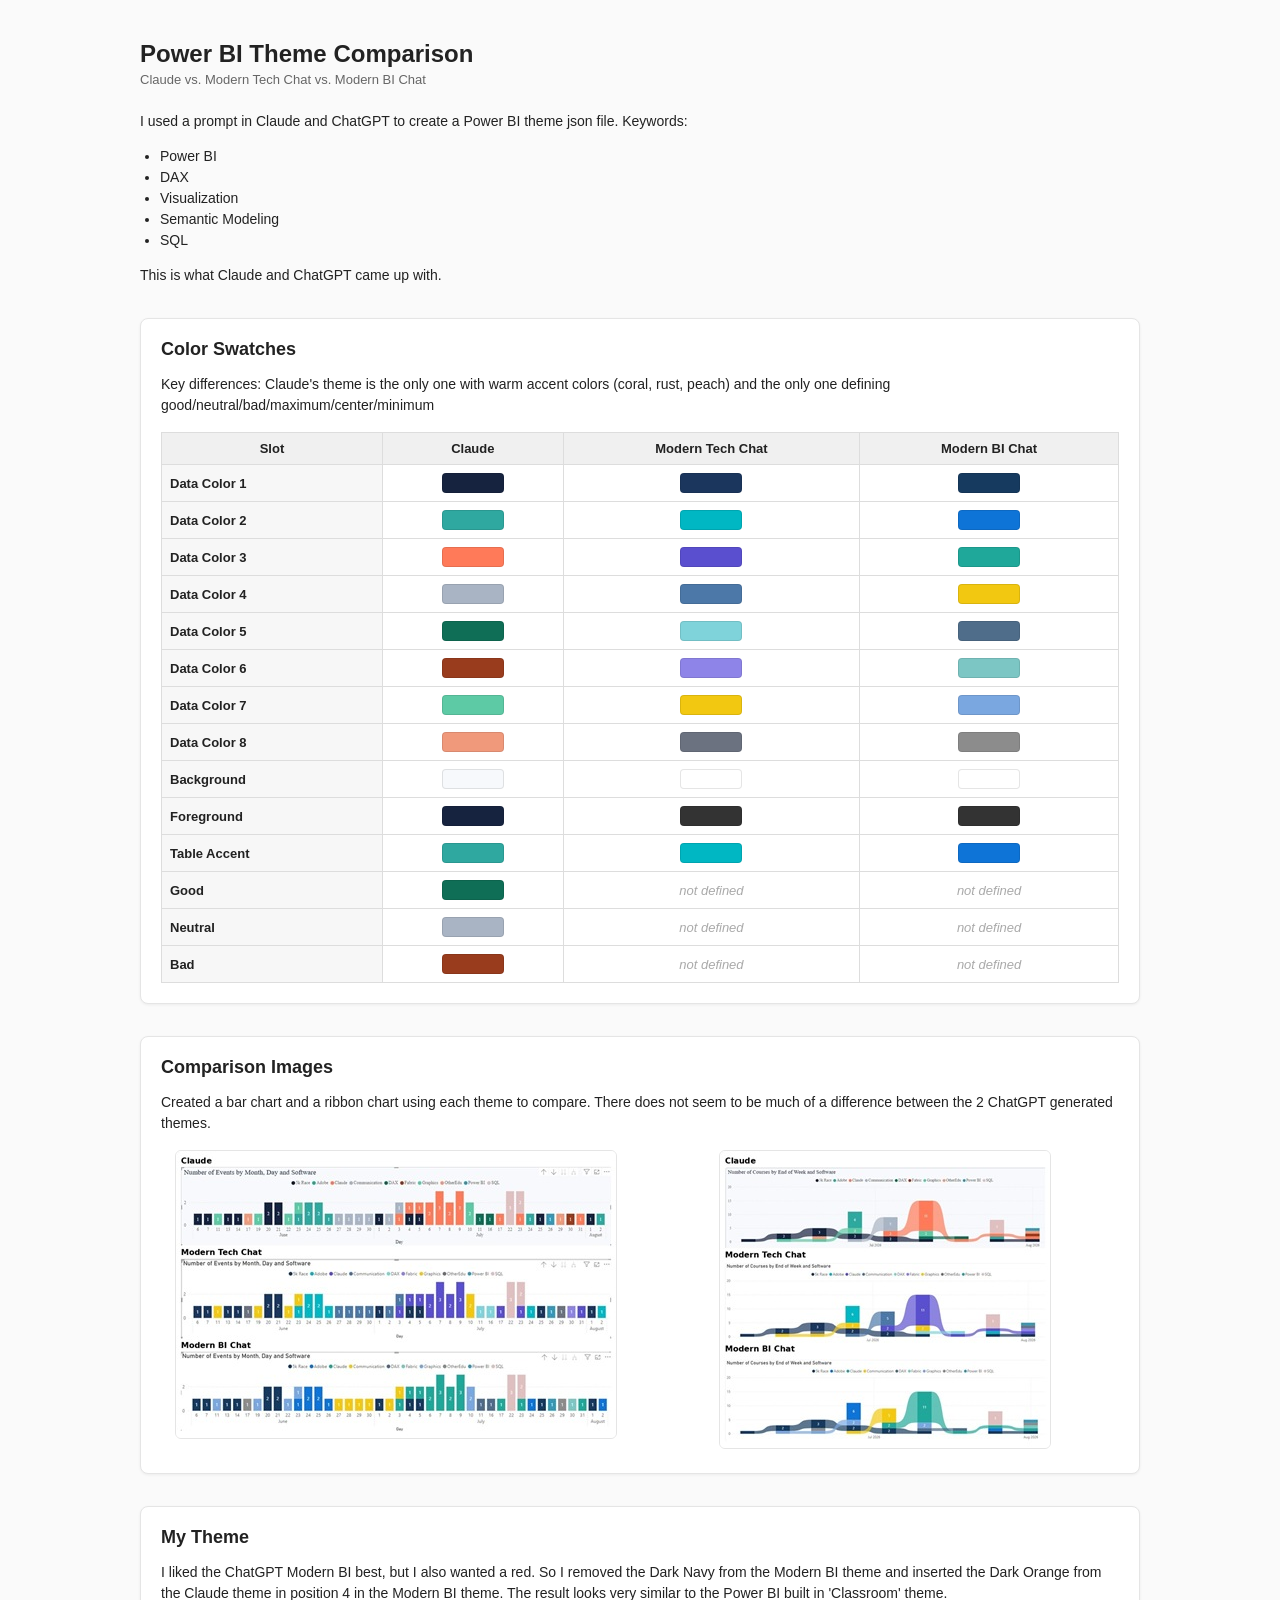
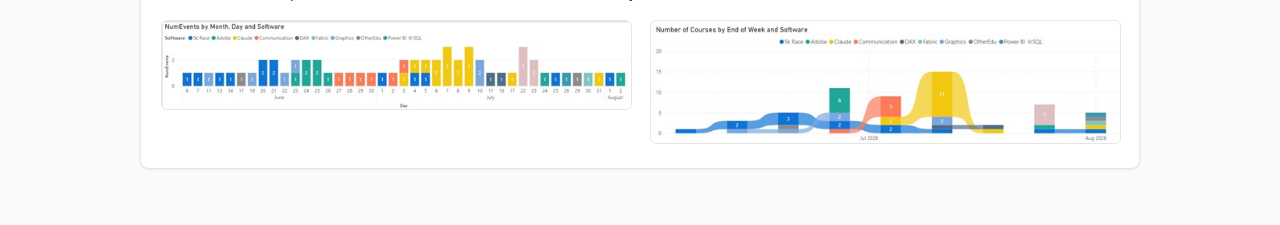
<file: index.html>
<!DOCTYPE html>
<html lang="en">
<head>
<meta charset="UTF-8">
<meta name="viewport" content="width=device-width, initial-scale=1.0">
<title>PBI Theme Comparison</title>
<link rel="stylesheet" href="styles.css">
</head>
<body>

<div class="page-wrap">

  <header class="site-header">
    <h1>Power BI Theme Comparison</h1>
    <p class="sub">Claude vs. Modern Tech Chat vs. Modern BI Chat</p>
    <div class="intro-text">
      <p>I used a prompt in Claude and ChatGPT to create a Power BI theme json file. Keywords:</p>
      <ul>
        <li>Power BI</li>
        <li>DAX</li>
        <li>Visualization</li>
        <li>Semantic Modeling</li>
        <li>SQL</li>
      </ul>
      <p>This is what Claude and ChatGPT came up with.</p>
    </div>
  </header>

  <!-- ================= Section 1: Color Swatches ================= -->
  <section class="block" id="color-swatches">
    <h2>Color Swatches</h2>
    <div class="intro-text">
      <p>Key differences: Claude's theme is the only one with warm accent colors (coral, rust, peach) and the only one defining good/neutral/bad/maximum/center/minimum</p>
    </div>

    <table class="swatch-table swatch-table--compact">
      <tr>
        <th>Slot</th>
        <th>Claude</th>
        <th>Modern Tech Chat</th>
        <th>Modern BI Chat</th>
      </tr>

      <tr><td class="label">Data Color 1</td>
        <td><div class="swatch" style="background:#16233F"></div></td>
        <td><div class="swatch" style="background:#1B365D"></div></td>
        <td><div class="swatch" style="background:#163A5F"></div></td>
      </tr>
      <tr><td class="label">Data Color 2</td>
        <td><div class="swatch" style="background:#2FA8A0"></div></td>
        <td><div class="swatch" style="background:#00B7C3"></div></td>
        <td><div class="swatch" style="background:#0E74D7"></div></td>
      </tr>
      <tr><td class="label">Data Color 3</td>
        <td><div class="swatch" style="background:#FF7A59"></div></td>
        <td><div class="swatch" style="background:#5A4FCF"></div></td>
        <td><div class="swatch" style="background:#1FA89A"></div></td>
      </tr>
      <tr><td class="label">Data Color 4</td>
        <td><div class="swatch" style="background:#A9B4C4"></div></td>
        <td><div class="swatch" style="background:#4C78A8"></div></td>
        <td><div class="swatch" style="background:#F2C811"></div></td>
      </tr>
      <tr><td class="label">Data Color 5</td>
        <td><div class="swatch" style="background:#0F6E56"></div></td>
        <td><div class="swatch" style="background:#7FD3DA"></div></td>
        <td><div class="swatch" style="background:#4F6D8A"></div></td>
      </tr>
      <tr><td class="label">Data Color 6</td>
        <td><div class="swatch" style="background:#993C1D"></div></td>
        <td><div class="swatch" style="background:#8E84E8"></div></td>
        <td><div class="swatch" style="background:#7CC6C4"></div></td>
      </tr>
      <tr><td class="label">Data Color 7</td>
        <td><div class="swatch" style="background:#5DCAA5"></div></td>
        <td><div class="swatch" style="background:#F2C811"></div></td>
        <td><div class="swatch" style="background:#7AA7E0"></div></td>
      </tr>
      <tr><td class="label">Data Color 8</td>
        <td><div class="swatch" style="background:#F0997B"></div></td>
        <td><div class="swatch" style="background:#6B7280"></div></td>
        <td><div class="swatch" style="background:#8C8C8C"></div></td>
      </tr>

      <tr><td class="label">Background</td>
        <td><div class="swatch" style="background:#F7F9FC"></div></td>
        <td><div class="swatch" style="background:#FFFFFF"></div></td>
        <td><div class="swatch" style="background:#FFFFFF"></div></td>
      </tr>
      <tr><td class="label">Foreground</td>
        <td><div class="swatch" style="background:#16233F"></div></td>
        <td><div class="swatch" style="background:#333333"></div></td>
        <td><div class="swatch" style="background:#333333"></div></td>
      </tr>
      <tr><td class="label">Table Accent</td>
        <td><div class="swatch" style="background:#2FA8A0"></div></td>
        <td><div class="swatch" style="background:#00B7C3"></div></td>
        <td><div class="swatch" style="background:#0E74D7"></div></td>
      </tr>

      <tr><td class="label">Good</td>
        <td><div class="swatch" style="background:#0F6E56"></div></td>
        <td class="na">not defined</td>
        <td class="na">not defined</td>
      </tr>
      <tr><td class="label">Neutral</td>
        <td><div class="swatch" style="background:#A9B4C4"></div></td>
        <td class="na">not defined</td>
        <td class="na">not defined</td>
      </tr>
      <tr><td class="label">Bad</td>
        <td><div class="swatch" style="background:#993C1D"></div></td>
        <td class="na">not defined</td>
        <td class="na">not defined</td>
      </tr>
    </table>
  </section>

  <!-- ================= Section 2: Comparison Images (side by side) ================= -->
  <section class="block" id="image-comparisons">
    <h2>Comparison Images</h2>
    <div class="intro-text">
      <p>Created a bar chart and a ribbon chart using each theme to compare. There does not seem to be much of a difference between the 2 ChatGPT generated themes.</p>
    </div>

    <div class="comparison-row">
      <figure class="comparison-figure">
        <img src="Theme_Color_Comparison50Perc.jpg" alt="Card layout color comparison across the three themes">
      </figure>

      <figure class="comparison-figure">
        <img src="Theme_Ribbon_Comparison50Perc.jpg" alt="Ribbon color comparison across the three themes">
      </figure>
    </div>
  </section>

  <!-- ================= Section 3: My Theme ================= -->
  <section class="block" id="my-theme">
    <h2>My Theme</h2>
    <div class="intro-text">
      <p>I liked the ChatGPT Modern BI best, but I also wanted a red. So I removed the Dark Navy from the Modern BI theme and inserted the Dark Orange from the Claude theme in position 4 in the Modern BI theme. The result looks very similar to the Power BI built in 'Classroom' theme.</p>
    </div>

    <div class="comparison-row">
      <figure class="comparison-figure">
        <img src="MyTheme50Perc.jpg" alt="My theme card layout">
      </figure>

      <figure class="comparison-figure">
        <img src="MyThemeRibbon50Perc.jpg" alt="My theme ribbon layout">
      </figure>
    </div>
  </section>

</div>

</body>
</html>
</file>
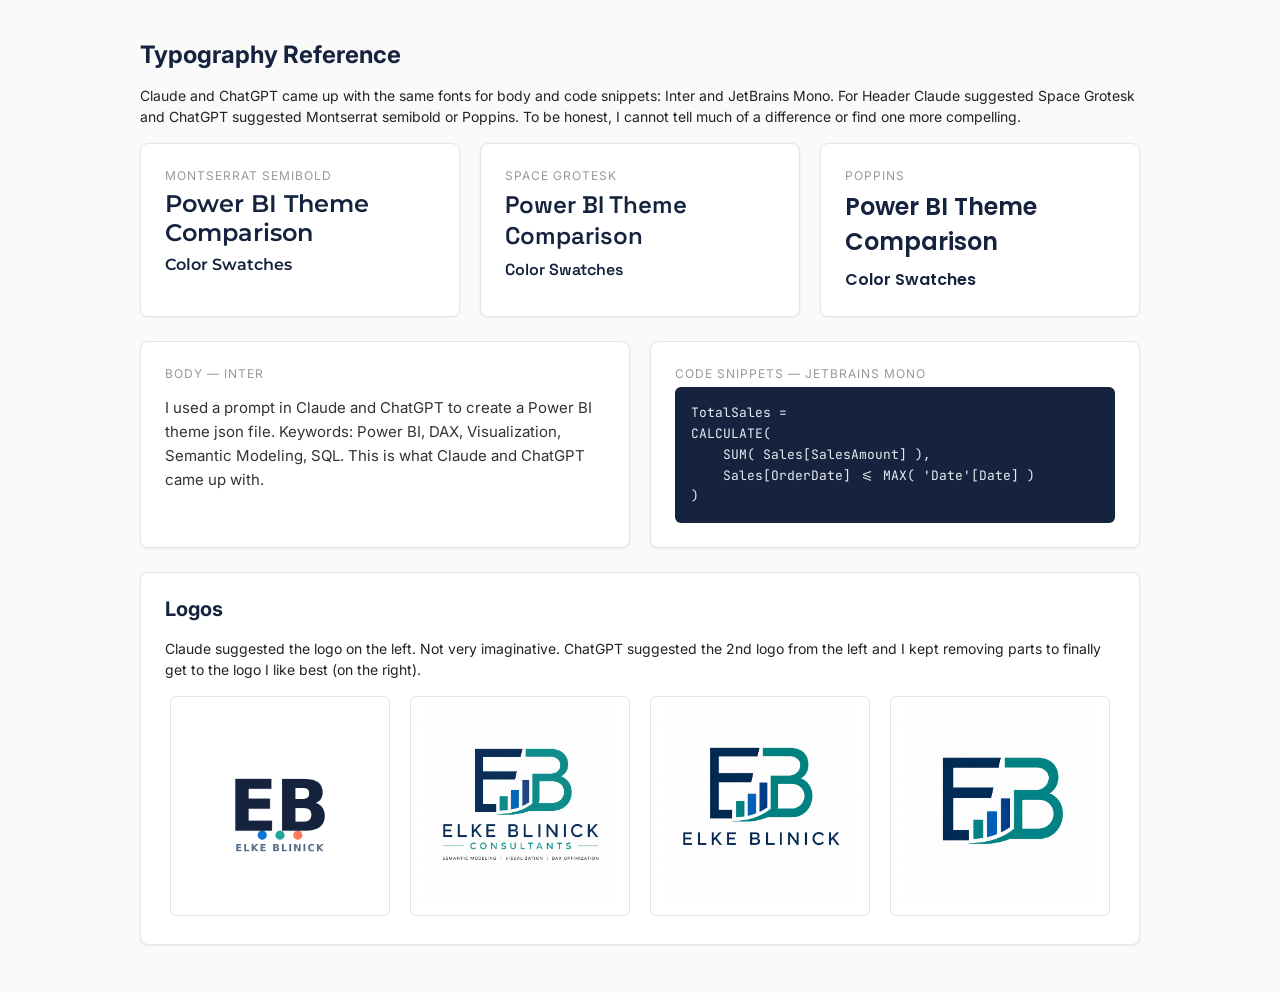
<file: Brand_Style_Guide.html>
<!DOCTYPE html>
<html lang="en">
<head>
<meta charset="UTF-8">
<meta name="viewport" content="width=device-width, initial-scale=1.0">
<title>Brand Style Guide — Elke Blinick Brand</title>

<!-- Google Fonts: pull only the weights actually used below -->
<link rel="preconnect" href="https://fonts.googleapis.com">
<link rel="preconnect" href="https://fonts.gstatic.com" crossorigin>
<link href="https://fonts.googleapis.com/css2?family=Inter:wght@400;500&family=JetBrains+Mono:wght@400;500&family=Montserrat:wght@600&family=Poppins:wght@600&family=Space+Grotesk:wght@600&display=swap" rel="stylesheet">

<style>
  body {
    font-family: 'Inter', Arial, sans-serif;
    background: #fafafa;
    color: #222;
    margin: 0;
    padding: 24px;
  }

  .page-wrap {
    max-width: 1000px;
    margin: 0 auto;
  }

  section.block {
    background: #fff;
    border: 1px solid #e5e5e5;
    border-radius: 8px;
    padding: 24px;
    margin-bottom: 24px;
    box-shadow: 0 1px 3px rgba(0,0,0,0.06);
  }

  .flex-row {
    display: flex;
    flex-wrap: wrap;
    gap: 20px;
    margin-bottom: 24px;
  }

  .flex-row .block {
    flex: 1 1 260px;
    min-width: 0;
    margin-bottom: 0;
  }

  .label {
    font-size: 12px;
    text-transform: uppercase;
    letter-spacing: 1px;
    color: #999;
    margin-bottom: 6px;
  }

  /* -- filled-in content text -- */
  .intro-text {
    font-size: 14px;
    line-height: 1.5;
    margin-bottom: 16px;
  }

  /* -- placeholder text -- */
  .placeholder-text {
    color: #999;
    font-style: italic;
    font-size: 13px;
    border: 1px dashed #ccc;
    border-radius: 4px;
    padding: 10px 12px;
    margin: 8px 0 16px;
  }

  /* ---- header font options ---- */
  .font-montserrat {
    font-family: 'Montserrat', Arial, sans-serif;
    font-weight: 600; /* Semibold */
  }

  .font-space-grotesk {
    font-family: 'Space Grotesk', Arial, sans-serif;
    font-weight: 600;
  }

  .font-poppins {
    font-family: 'Poppins', Arial, sans-serif;
    font-weight: 600;
  }

  h1.sample, h2.sample {
    margin: 0;
    color: #16233F;
  }

  h1.sample { font-size: 24px; }
  h2.sample { font-size: 16px; margin-top: 8px; }

  /* ---- body font ---- */
  .font-inter-body {
    font-family: 'Inter', Arial, sans-serif;
    font-weight: 400;
    font-size: 15px;
    line-height: 1.6;
    color: #333;
  }

  /* ---- code font ---- */
  .font-code {
    font-family: 'JetBrains Mono', 'Consolas', monospace;
    font-size: 13px;
    line-height: 1.6;
    background: #16233F;
    color: #E8ECF2;
    padding: 16px;
    border-radius: 6px;
    overflow-x: auto;
    display: block;
    white-space: pre;
  }

  /* ---- logos ---- */
  .logo-row {
    display: flex;
    flex-wrap: wrap;
    gap: 20px;
    justify-content: center;
  }

  figure.logo-figure {
    margin: 0;
    text-align: center;
    flex: 0 1 220px;
  }

  figure.logo-figure img {
    width: 100%;
    max-width: 220px;
    height: auto;
    aspect-ratio: 1 / 1;
    object-fit: contain;
    background: #fff;
    border: 1px solid #e5e5e5;
    border-radius: 6px;
    padding: 12px;
    box-sizing: border-box;
  }

  figure.logo-figure figcaption {
    margin-top: 8px;
    font-size: 12px;
    color: #666;
  }
</style>
</head>
<body>

<div class="page-wrap">

  <h1 style="font-family:'Inter'; font-size:24px; color:#16233F;">Typography Reference</h1>
  <div class="intro-text">
    <p>Claude and ChatGPT came up with the same fonts for body and code snippets: Inter and JetBrains Mono. For Header Claude suggested Space Grotesk and ChatGPT suggested Montserrat semibold or Poppins. To be honest, I cannot tell much of a difference or find one more compelling.</p>
  </div>

  <!-- ================= Header options (side by side) ================= -->
  <div class="flex-row">
    <section class="block">
      <div class="label">Montserrat Semibold</div>
      <h1 class="sample font-montserrat">Power BI Theme Comparison</h1>
      <h2 class="sample font-montserrat">Color Swatches</h2>
    </section>

    <section class="block">
      <div class="label">Space Grotesk</div>
      <h1 class="sample font-space-grotesk">Power BI Theme Comparison</h1>
      <h2 class="sample font-space-grotesk">Color Swatches</h2>
    </section>

    <section class="block">
      <div class="label">Poppins</div>
      <h1 class="sample font-poppins">Power BI Theme Comparison</h1>
      <h2 class="sample font-poppins">Color Swatches</h2>
    </section>
  </div>

  <!-- ================= Body + Code (side by side) ================= -->
  <div class="flex-row">
    <section class="block">
      <div class="label">Body — Inter</div>
      <p class="font-inter-body">
        I used a prompt in Claude and ChatGPT to create a Power BI theme json file. Keywords: Power BI, DAX,
        Visualization, Semantic Modeling, SQL. This is what Claude and ChatGPT came up with.
      </p>
    </section>

    <section class="block">
      <div class="label">Code snippets — JetBrains Mono</div>
      <code class="font-code">TotalSales =
CALCULATE(
    SUM( Sales[SalesAmount] ),
    Sales[OrderDate] &lt;= MAX( 'Date'[Date] )
)</code>
    </section>
  </div>

  <!-- ================= Logos ================= -->
  <section class="block" id="logos">
    <h2 style="font-family:'Inter'; font-size:20px; color:#16233F; margin-top:0;">Logos</h2>
    <div class="intro-text">
      <p>Claude suggested the logo on the left. Not very imaginative. ChatGPT suggested the 2nd logo from the left and I kept removing parts to finally get to the logo I like best (on the right).</p>
    </div>

    <div class="logo-row">
      <figure class="logo-figure">
        <img src="Claude_EB_Logo.jpg" alt="Claude-generated EB monogram logo">
      </figure>

      <figure class="logo-figure">
        <img src="ChatGPT_ElkeBlinick_LogoOrig.png" alt="ChatGPT-generated Elke Blinick logo, original version">
      </figure>

      <figure class="logo-figure">
        <img src="ChatGPT_ElkeBlinick_Logo.png" alt="ChatGPT-generated Elke Blinick logo">
      </figure>

      <figure class="logo-figure">
        <img src="ChatGPT_EB_Logo_noName.png" alt="ChatGPT-generated EB logo without name">
      </figure>
    </div>
  </section>

</div>

</body>
</html>
</file>
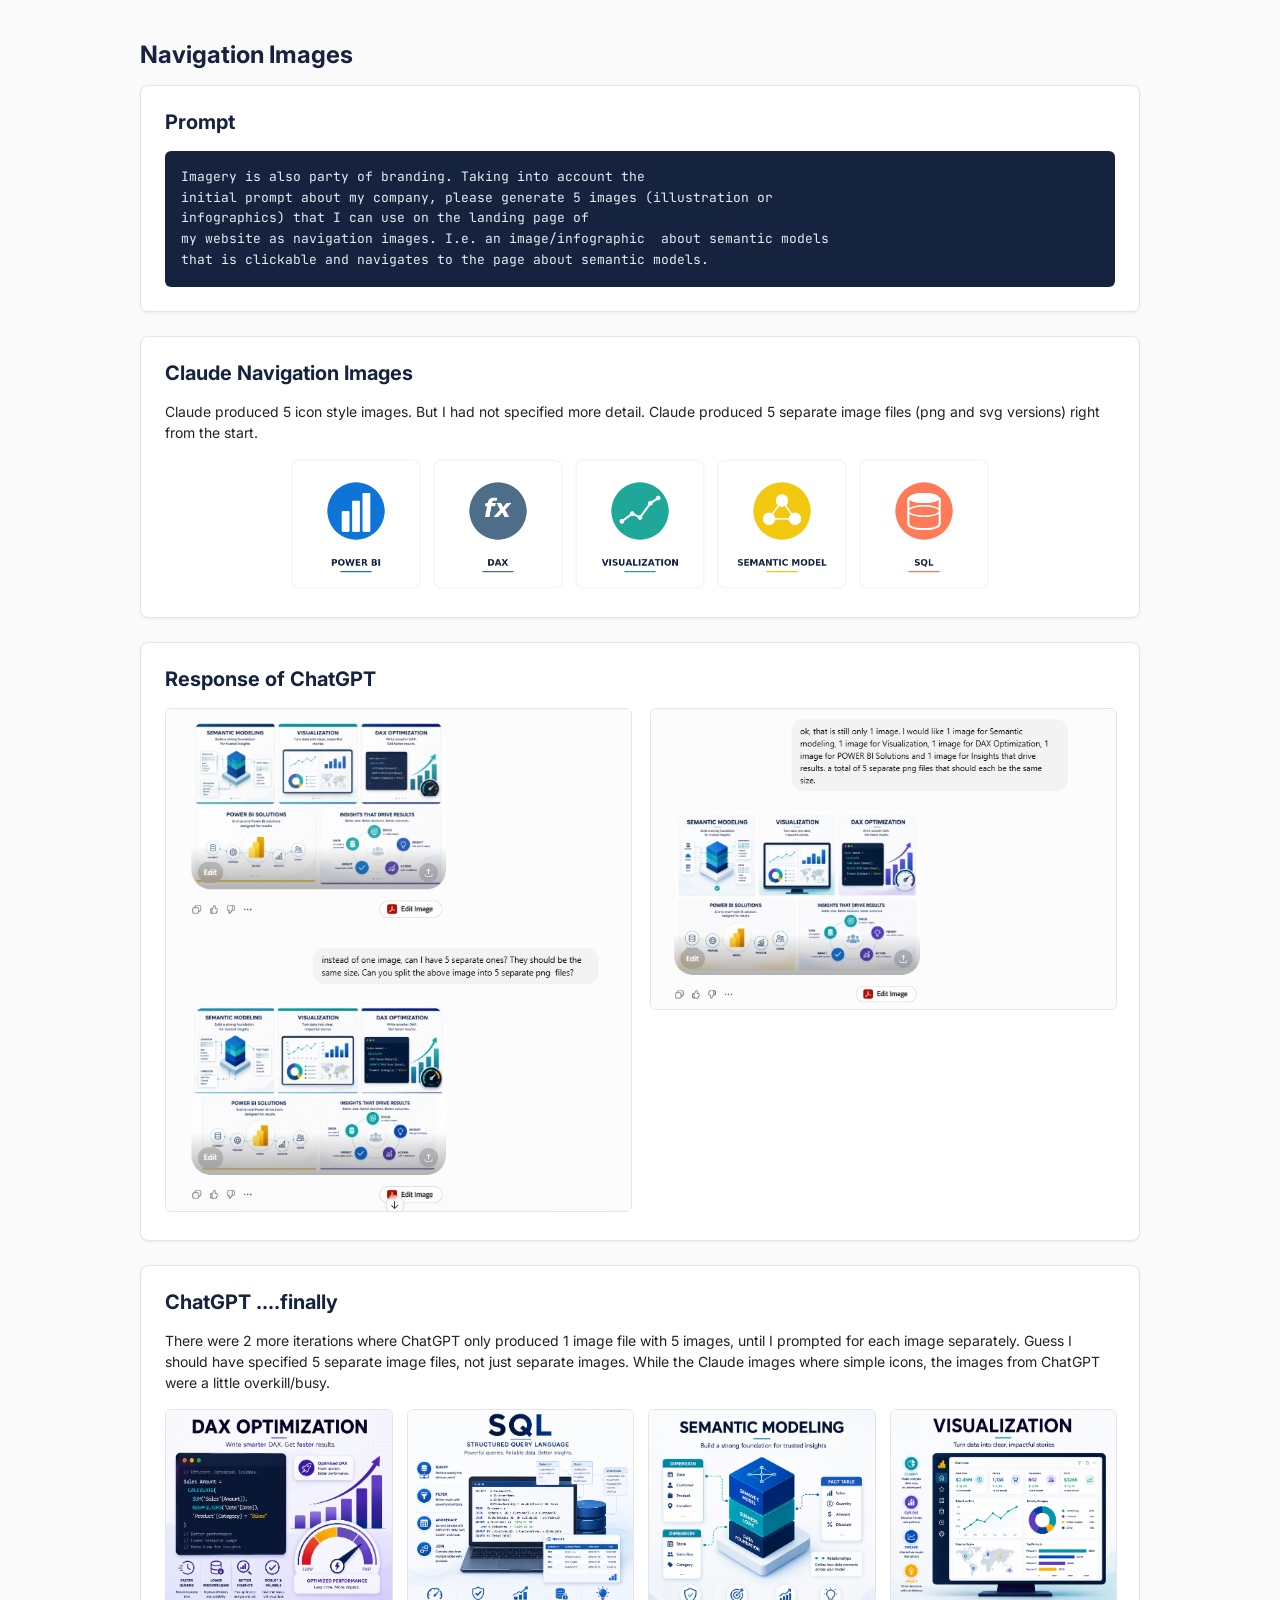
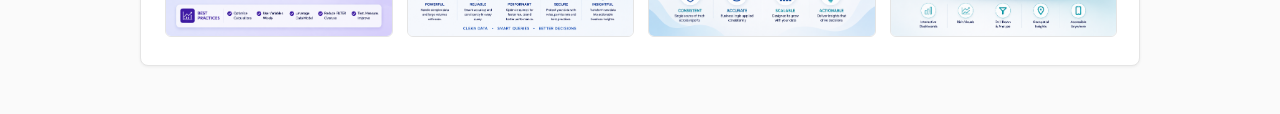
<file: Nav_Images.html>
<!DOCTYPE html>
<html lang="en">
<head>
<meta charset="UTF-8">
<meta name="viewport" content="width=device-width, initial-scale=1.0">
<title>Navigation Images — Elke Blinick Brand</title>

<link rel="preconnect" href="https://fonts.googleapis.com">
<link rel="preconnect" href="https://fonts.gstatic.com" crossorigin>
<link href="https://fonts.googleapis.com/css2?family=Inter:wght@400;500&family=JetBrains+Mono:wght@400;500&display=swap" rel="stylesheet">

<style>
  body {
    font-family: 'Inter', Arial, sans-serif;
    background: #fafafa;
    color: #222;
    margin: 0;
    padding: 24px;
  }

  .page-wrap {
    max-width: 1000px;
    margin: 0 auto;
  }

  section.block {
    background: #fff;
    border: 1px solid #e5e5e5;
    border-radius: 8px;
    padding: 24px;
    margin-bottom: 24px;
    box-shadow: 0 1px 3px rgba(0,0,0,0.06);
  }

  h1.page-title {
    font-size: 24px;
    color: #16233F;
  }

  h2.section-title {
    font-size: 20px;
    color: #16233F;
    margin-top: 0;
  }

  /* -- prompt block -- */
  .prompt-text {
    font-family: 'JetBrains Mono', 'Consolas', monospace;
    font-size: 13px;
    line-height: 1.6;
    background: #16233F;
    color: #E8ECF2;
    padding: 16px;
    border-radius: 6px;
    white-space: pre-wrap;
  }

  /* -- nav images row -- */
  .nav-row {
    display: flex;
    flex-wrap: nowrap;
    gap: 12px;
    justify-content: center;
  }

  figure.nav-figure {
    margin: 0;
    text-align: center;
    flex: 0 1 130px;
  }

  figure.nav-figure img {
    width: 100%;
    max-width: 130px;
    height: auto;
    border-radius: 6px;
  }

  figure.nav-figure figcaption {
    margin-top: 8px;
    font-size: 12px;
    color: #666;
  }

  /* -- chatgpt response row -- */
  .chatgpt-row {
    display: flex;
    flex-wrap: wrap;
    gap: 20px;
    justify-content: center;
  }

  figure.chatgpt-figure {
    margin: 0;
    text-align: center;
    flex: 1 1 300px;
    min-width: 0;
  }

  figure.chatgpt-figure img {
    max-width: 100%;
    height: auto;
    border: 1px solid #e5e5e5;
    border-radius: 6px;
  }

  /* -- filled-in content text -- */
  .intro-text {
    font-size: 14px;
    line-height: 1.5;
    margin-bottom: 16px;
  }

  /* -- placeholder text -- */
  .placeholder-text {
    color: #999;
    font-style: italic;
    font-size: 13px;
    border: 1px dashed #ccc;
    border-radius: 4px;
    padding: 10px 12px;
    margin: 8px 0 16px;
  }

  /* -- chatgpt final nav row -- */
  .chatgpt-final-row {
    display: flex;
    flex-wrap: wrap;
    gap: 16px;
    justify-content: center;
  }

  figure.chatgpt-final-figure {
    margin: 0;
    text-align: center;
    flex: 1 1 200px;
    min-width: 0;
  }

  figure.chatgpt-final-figure img {
    max-width: 100%;
    height: auto;
    border: 1px solid #e5e5e5;
    border-radius: 6px;
  }
</style>
</head>
<body>

<div class="page-wrap">

  <h1 class="page-title">Navigation Images</h1>

  <!-- ================= Section 1: Prompt ================= -->
  <section class="block" id="prompt">
    <h2 class="section-title">Prompt</h2>
    <div class="prompt-text">Imagery is also party of branding. Taking into account the
initial prompt about my company, please generate 5 images (illustration or
infographics) that I can use on the landing page of
my website as navigation images. I.e. an image/infographic  about semantic models
that is clickable and navigates to the page about semantic models.</div>
  </section>

  <!-- ================= Section 2: Nav Images (side by side) ================= -->
  <section class="block" id="nav-images">
    <h2 class="section-title">Claude Navigation Images</h2>
    <div class="intro-text">
      <p>Claude produced 5 icon style images. But I had not specified more detail. Claude produced 5 separate image files (png and svg versions) right from the start.</p>
    </div>

    <div class="nav-row">
      <figure class="nav-figure">
        <img src="Nav_PowerBI.png" alt="Power BI navigation image">
      </figure>

      <figure class="nav-figure">
        <img src="Nav_DAX.png" alt="DAX navigation image">
      </figure>

      <figure class="nav-figure">
        <img src="Nav_Visualization.png" alt="Visualization navigation image">
      </figure>

      <figure class="nav-figure">
        <img src="Nav_SemanticModeling.png" alt="Semantic Modeling navigation image">
      </figure>

      <figure class="nav-figure">
        <img src="Nav_SQL.png" alt="SQL navigation image">
      </figure>
    </div>
  </section>

  <!-- ================= Section 3: Response of ChatGPT ================= -->
  <section class="block" id="chatgpt-response">
    <h2 class="section-title">Response of ChatGPT</h2>

    <div class="chatgpt-row">
      <figure class="chatgpt-figure">
        <img src="NavigationChatGPT1.jpg" alt="ChatGPT navigation image response 1">
      </figure>

      <figure class="chatgpt-figure">
        <img src="NavigationChatGPT2.jpg" alt="ChatGPT navigation image response 2">
      </figure>
    </div>
  </section>

  <!-- ================= Section 4: ChatGPT ....finally ================= -->
  <section class="block" id="chatgpt-final">
    <h2 class="section-title">ChatGPT ....finally</h2>
    <div class="intro-text">
      <p>There were 2 more iterations where ChatGPT only produced 1 image file with 5 images, until I prompted for each image separately. Guess I should have specified 5 separate image files, not just separate images. While the Claude images where simple icons, the images from ChatGPT were a little overkill/busy.</p>
    </div>

    <div class="chatgpt-final-row">
      <figure class="chatgpt-final-figure">
        <img src="ChatGPTNavDAXOpt.png" alt="ChatGPT DAX navigation image option">
      </figure>

      <figure class="chatgpt-final-figure">
        <img src="ChatGPTNavSQL.png" alt="ChatGPT SQL navigation image">
      </figure>

      <figure class="chatgpt-final-figure">
        <img src="ChatGPTNavSemanticMod.png" alt="ChatGPT Semantic Modeling navigation image">
      </figure>

      <figure class="chatgpt-final-figure">
        <img src="ChatGPTNavVisualization.png" alt="ChatGPT Visualization navigation image">
      </figure>
    </div>
  </section>

</div>

</body>
</html>
</file>
<file: styles.css>
/* ==========================================================================
   PBI Theme Comparison — stylesheet
   Placeholder rules; refine typography, spacing, colors, etc. later.
   ========================================================================== */

body {
  font-family: Arial, Helvetica, sans-serif;
  background: #fafafa;
  color: #222;
  margin: 0;
  padding: 0;
}

.page-wrap {
  max-width: 1000px;
  margin: 0 auto;
  padding: 24px;
}

header.site-header {
  margin-bottom: 32px;
}

h1 {
  font-size: 24px;
  margin-bottom: 4px;
}

h2 {
  font-size: 18px;
  margin-top: 0;
  margin-bottom: 8px;
}

p.sub {
  color: #666;
  margin-top: 0;
  margin-bottom: 24px;
  font-size: 13px;
}

section.block {
  background: #fff;
  border: 1px solid #e5e5e5;
  border-radius: 8px;
  padding: 20px;
  margin-bottom: 32px;
  box-shadow: 0 1px 3px rgba(0,0,0,0.06);
}

/* -- filled-in content text -- */
.intro-text {
  font-size: 14px;
  line-height: 1.5;
  margin-bottom: 16px;
}

.intro-text ul {
  margin: 8px 0;
  padding-left: 20px;
}

/* -- placeholder text -- */
.placeholder-text {
  color: #999;
  font-style: italic;
  font-size: 13px;
  border: 1px dashed #ccc;
  border-radius: 4px;
  padding: 10px 12px;
  margin: 8px 0 16px;
}

/* -- swatch table (from PBI_Theme_Color_Swatches.html) -- */
table.swatch-table {
  border-collapse: collapse;
  width: 100%;
  background: #fff;
}

table.swatch-table th,
table.swatch-table td {
  border: 1px solid #ddd;
  padding: 8px;
  text-align: center;
  font-size: 13px;
}

table.swatch-table th {
  background: #f0f0f0;
  font-weight: 600;
}

table.swatch-table td.label {
  text-align: left;
  font-weight: 600;
  background: #f7f7f7;
  white-space: nowrap;
}

.swatch {
  width: 90px;
  height: 40px;
  border-radius: 4px;
  margin: 0 auto;
  border: 1px solid rgba(0,0,0,0.1);
}

/* compact variant: cuts row height so the table takes up less vertical space */
.swatch-table--compact th,
.swatch-table--compact td {
  padding: 3px 6px;
  font-size: 11px;
}

.swatch-table--compact .swatch {
  width: 60px;
  height: 18px;
}

.na {
  color: #aaa;
  font-style: italic;
  font-size: 12px;
}

/* -- image sections -- */
.comparison-row {
  display: flex;
  flex-wrap: wrap;
  gap: 20px;
  align-items: flex-start;
  justify-content: center;
}

figure.comparison-figure {
  margin: 0;
  text-align: center;
  flex: 1 1 300px;
  min-width: 0;
}

figure.comparison-figure img {
  max-width: 100%;
  height: auto;
  border: 1px solid #e5e5e5;
  border-radius: 6px;
}

figcaption {
  margin-top: 8px;
  font-size: 12px;
  color: #666;
}
</file>
